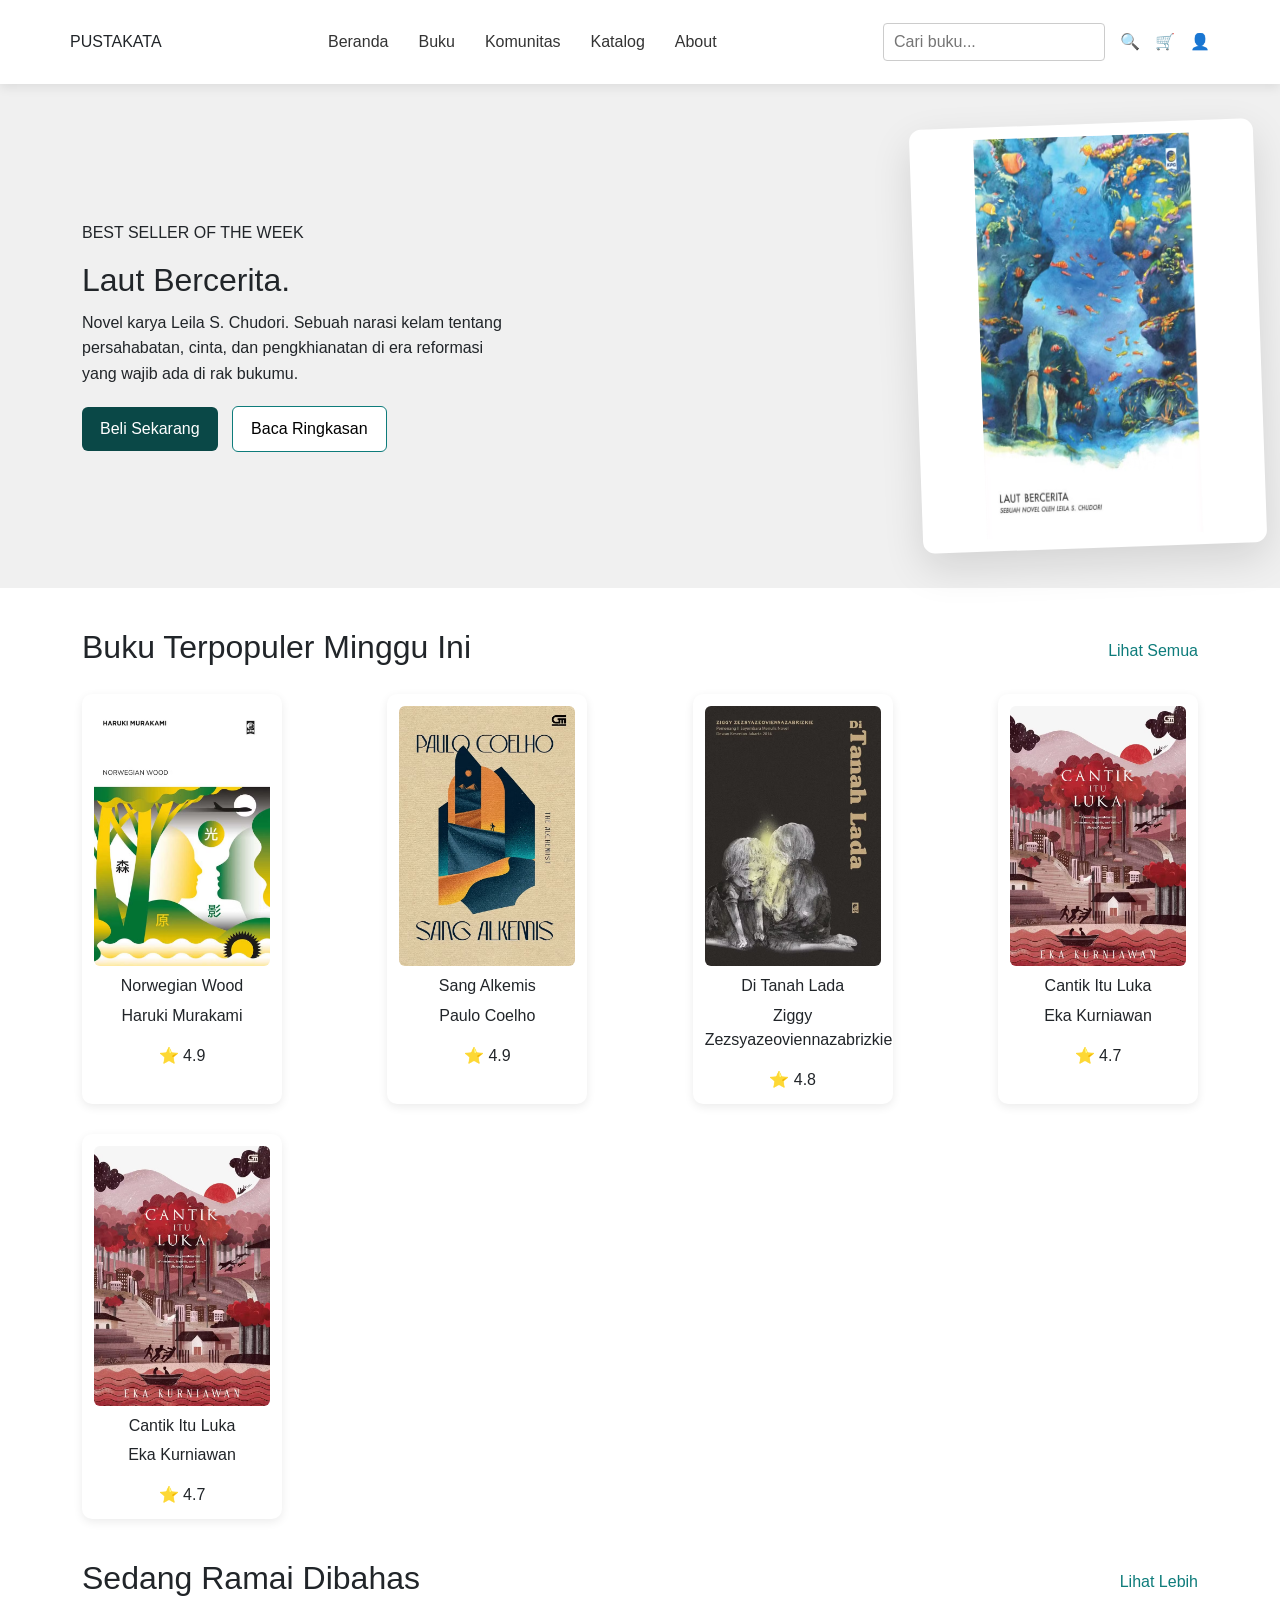
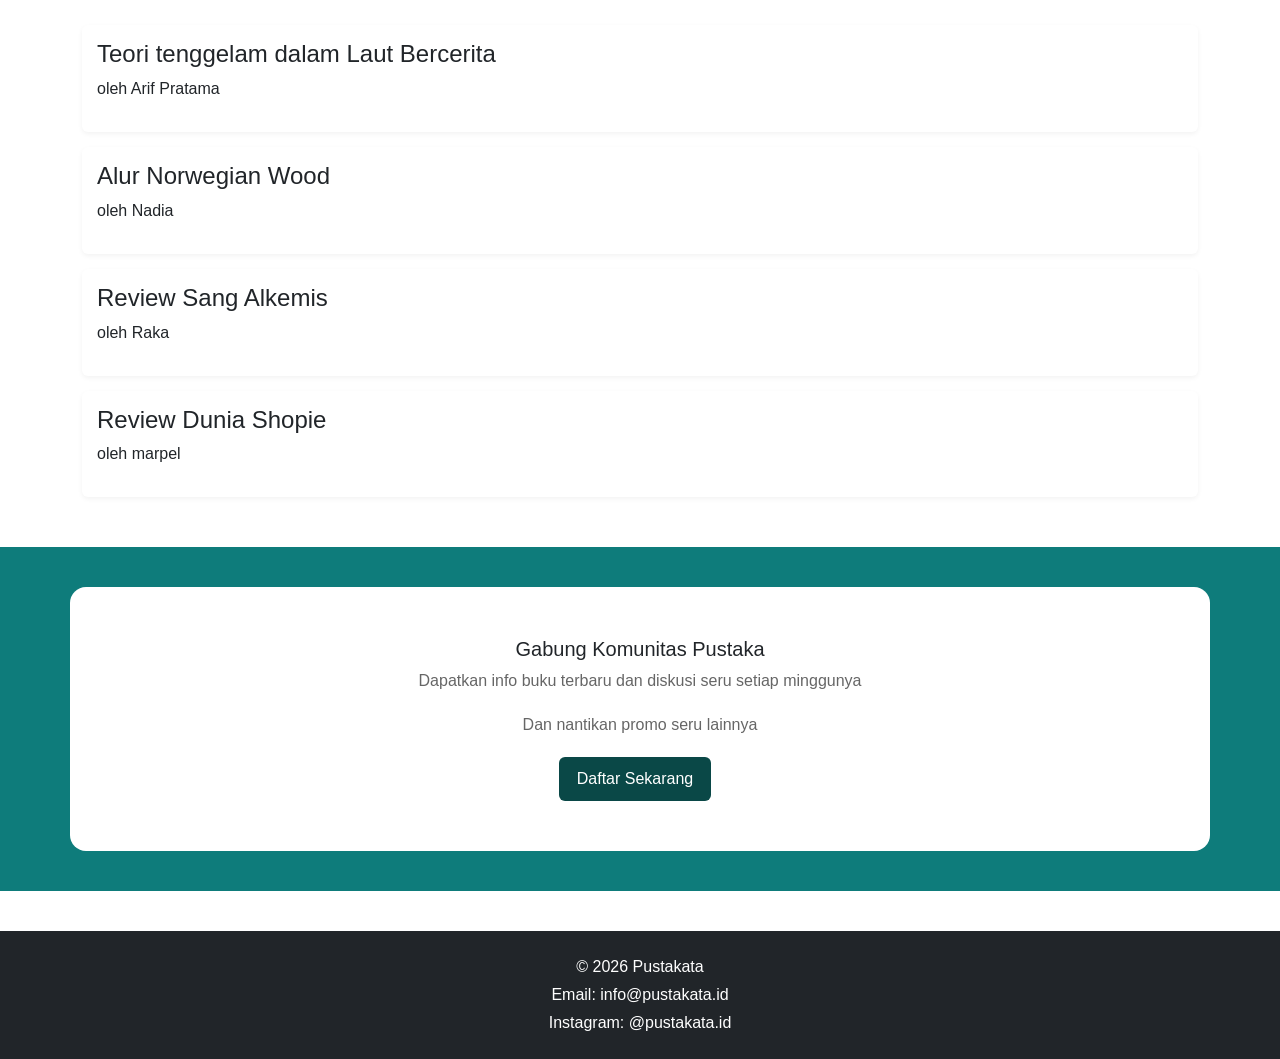
<file: index.html>
<!doctype html>
<html lang="id">
  <head>
    <meta charset="UTF-8" />
    <meta name="viewport" content="width=device-width, initial-scale=1.0" />
    <title>Pustakata</title>
    <link rel="stylesheet" href="style.css" />
    <link
      href="https://cdn.jsdelivr.net/npm/bootstrap@5.3.8/dist/css/bootstrap.min.css"
      rel="stylesheet"
    />
  </head>
  <body>
    <!-- Navbar -->
    <script src="https://cdn.jsdelivr.net/npm/bootstrap@5.3.8/dist/js/bootstrap.bundle.min.js"></script>
    <header class="navbar">
      <div class="container">
        <div class="logo">PUSTAKATA</div>

        <nav class="menu">
          <a href="#">Beranda</a>
          <a href="#">Buku</a>
          <a href="#">Komunitas</a>
          <a href="#">Katalog</a>
          <a href="#">About</a>
        </nav>

        <div class="nav-icons">
          <input type="text" placeholder="Cari buku..." />
          <span>🔍</span>
          <span>🛒</span>
          <span>👤</span>
        </div>
      </div>
    </header>

    <!-- Hero Section -->
    <section class="hero">
      <div class="container hero-content">
        <div class="hero-text">
          <p class="label">BEST SELLER OF THE WEEK</p>
          <h1>Laut Bercerita.</h1>
          <p>
            Novel karya Leila S. Chudori. Sebuah narasi kelam tentang
            persahabatan, cinta, dan pengkhianatan di era reformasi yang wajib
            ada di rak bukumu.
          </p>

          <div class="hero-buttons">
            <button class="btn-primary">Beli Sekarang</button>
            <button class="btn-secondary">Baca Ringkasan</button>
          </div>
        </div>

        <div class="hero-image">
          <div class="hero-book">
            <img src="gambar/lautcerita.jpg" alt="Book Cover" />
          </div>
        </div>
      </div>
    </section>

    <!-- Buku Populer -->
    <section class="popular-books">
      <div class="container">
        <div class="section-header">
          <h2>Buku Terpopuler Minggu Ini</h2>
          <a href="#">Lihat Semua</a>
        </div>

        <div class="book-grid">
          <div class="book-card">
            <img src="gambar/haruki.jpg" alt="" />
            <h3>Norwegian Wood</h3>
            <p>Haruki Murakami</p>
            <span>⭐ 4.9</span>
          </div>

          <div class="book-card">
            <img src="gambar/alkemis.jpg" alt="" />
            <h3>Sang Alkemis</h3>
            <p>Paulo Coelho</p>
            <span>⭐ 4.9</span>
          </div>

          <div class="book-card">
            <img src="gambar/tanahlada.jpg" alt="" />
            <h3>Di Tanah Lada</h3>
            <p>Ziggy Zezsyazeoviennazabrizkie</p>
            <span>⭐ 4.8</span>
          </div>

          <div class="book-card">
            <img src="gambar/cantik.jpg" alt="" />
            <h3>Cantik Itu Luka</h3>
            <p>Eka Kurniawan</p>
            <span>⭐ 4.7</span>
          </div>
          <div class="book-card">
            <img src="gambar/cantik.jpg" alt="" />
            <h3>Cantik Itu Luka</h3>
            <p>Eka Kurniawan</p>
            <span>⭐ 4.7</span>
          </div>
        </div>
      </div>
    </section>

    <!-- Diskusi Komunitas -->
    <section class="discussion">
      <div class="container">
        <div class="section-header">
          <h2>Sedang Ramai Dibahas</h2>
          <a href="#">Lihat Lebih</a>
        </div>

        <div class="discussion-list">
          <div class="discussion-item">
            <h4>Teori tenggelam dalam Laut Bercerita</h4>
            <p>oleh Arif Pratama</p>
          </div>

          <div class="discussion-item">
            <h4>Alur Norwegian Wood</h4>
            <p>oleh Nadia</p>
          </div>

          <div class="discussion-item">
            <h4>Review Sang Alkemis</h4>
            <p>oleh Raka</p>
          </div>
          <div class="discussion-item">
            <h4>Review Dunia Shopie</h4>
            <p>oleh marpel</p>
          </div>
        </div>
      </div>
    </section>

    <!-- CTA Join Komunitas -->
    <section class="cta">
      <div class="container cta-box">
        <h3>Gabung Komunitas Pustaka</h3>
        <p>Dapatkan info buku terbaru dan diskusi seru setiap minggunya</p>
        <p>Dan nantikan promo seru lainnya</p>

        <button class="btn-primary">Daftar Sekarang</button>
      </div>
    </section>

    <!-- Footer -->
    <footer class="footer bg-dark text-white py-4">
      <div class="container text-center">
        <p class="mb-1">© 2026 Pustakata</p>
        <p class="mb-1">
          Email:
          <a href="mailto:info@pustakata.id" class="text-white">
            info@pustakata.id
          </a>
        </p>

        <p class="mb-0">
          Instagram:
          <a href="https://instagram.com/pustakata.id" class="text-white">
            @pustakata.id
          </a>
        </p>
      </div>
    </footer>
  </body>
</html>
</file>
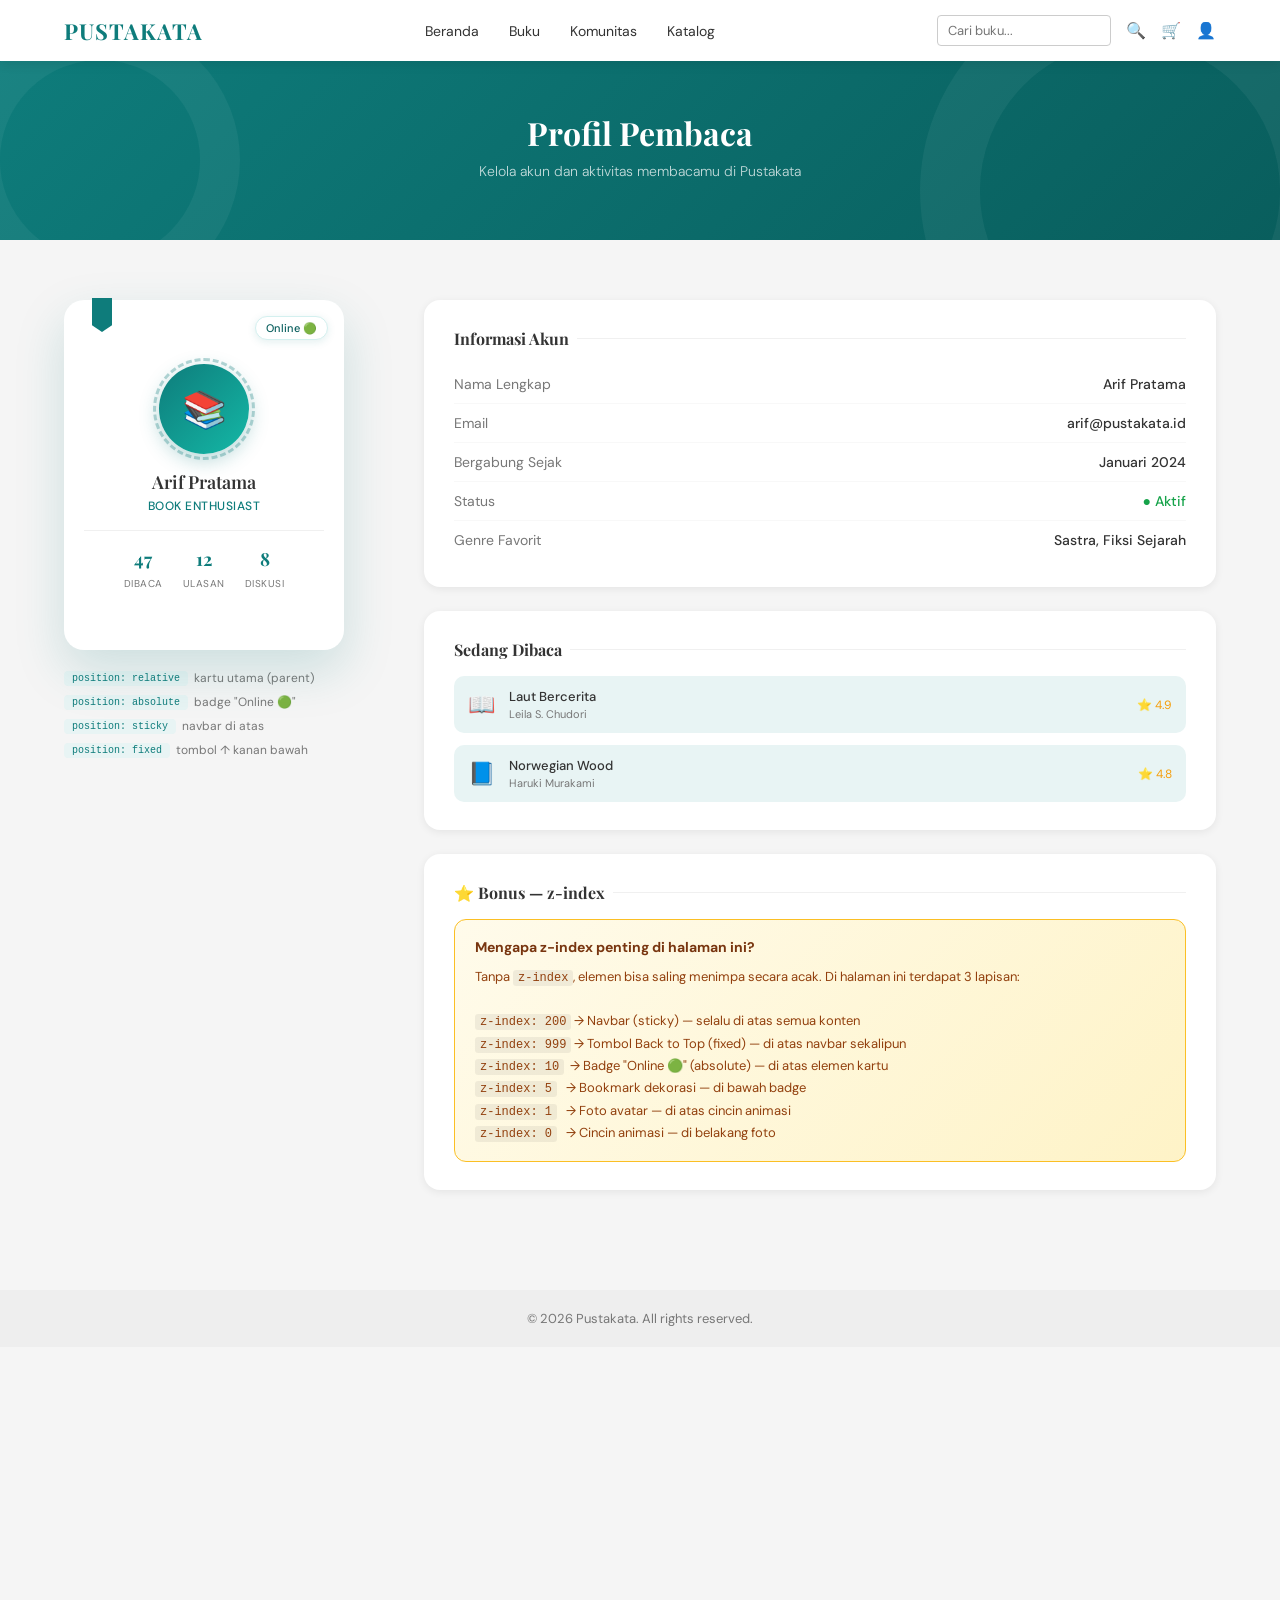
<file: tugas1.html>
<!doctype html>
<html lang="id">
  <head>
    <meta charset="UTF-8" />
    <meta name="viewport" content="width=device-width, initial-scale=1.0" />
    <title>Profil</title>
    <link
      href="https://fonts.googleapis.com/css2?family=Playfair+Display:wght@600;700&family=DM+Sans:wght@300;400;500&display=swap"
      rel="stylesheet"
    />
    <style>
      /* ─── RESET ─────────────────────────────────────── */
      * {
        margin: 0;
        padding: 0;
        box-sizing: border-box;
      }

      :root {
        --teal: #0e7c7b;
        --teal-light: #e8f4f4;
        --teal-dark: #095e5d;
        --bg: #f5f5f5;
        --white: #ffffff;
        --text: #333;
        --muted: #777;
        --shadow-sm: 0 2px 8px rgba(0, 0, 0, 0.07);
        --shadow-md: 0 8px 28px rgba(14, 124, 123, 0.15);
        --shadow-lg: 0 20px 50px rgba(14, 124, 123, 0.18);
      }

      body {
        background: var(--bg);
        color: var(--text);
        font-family: "DM Sans", sans-serif;
        min-height: 200vh; /* biar bisa scroll untuk demo sticky/fixed */
      }

      /* ─── NAVBAR (position: sticky) ─────────────────── */
      .navbar {
        position: sticky; /* ← sticky */
        top: 0;
        z-index: 200; /* ← z-index tinggi agar selalu di atas */
        background: var(--white);
        box-shadow: 0 4px 10px rgba(0, 0, 0, 0.08);
      }

      .navbar .container {
        display: flex;
        align-items: center;
        justify-content: space-between;
        padding: 15px 0;
      }

      .container {
        width: 90%;
        max-width: 1200px;
        margin: auto;
      }

      .logo {
        font-family: "Playfair Display", serif;
        font-size: 22px;
        font-weight: 700;
        color: var(--teal);
        letter-spacing: 1px;
      }

      .menu {
        display: flex;
        gap: 30px;
      }

      .menu a {
        text-decoration: none;
        color: var(--text);
        font-size: 14px;
        font-weight: 400;
        transition: color 0.2s;
      }

      .menu a:hover {
        color: var(--teal);
      }

      .nav-icons {
        display: flex;
        gap: 15px;
        align-items: center;
      }

      .nav-icons input {
        padding: 6px 10px;
        border-radius: 4px;
        border: 1px solid #ccc;
        font-family: "DM Sans", sans-serif;
        font-size: 13px;
      }

      /* ─── PAGE HEADER ─────────────────────────────────── */
      .page-header {
        background: linear-gradient(
          135deg,
          var(--teal) 0%,
          var(--teal-dark) 100%
        );
        padding: 50px 0 60px;
        text-align: center;
        position: relative;
        overflow: hidden;
      }

      .page-header::before {
        content: "";
        position: absolute;
        width: 300px;
        height: 300px;
        border-radius: 50%;
        border: 60px solid rgba(255, 255, 255, 0.05);
        top: -80px;
        right: -60px;
      }

      .page-header::after {
        content: "";
        position: absolute;
        width: 200px;
        height: 200px;
        border-radius: 50%;
        border: 40px solid rgba(255, 255, 255, 0.05);
        bottom: -60px;
        left: -40px;
      }

      .page-header h1 {
        font-family: "Playfair Display", serif;
        font-size: 32px;
        color: var(--white);
        margin-bottom: 8px;
      }

      .page-header p {
        color: rgba(255, 255, 255, 0.75);
        font-size: 14px;
        font-weight: 300;
      }

      /* ─── MAIN LAYOUT ─────────────────────────────────── */
      .main {
        padding: 60px 0 100px;
      }

      .profile-layout {
        display: grid;
        grid-template-columns: 320px 1fr;
        gap: 40px;
        align-items: start;
      }

      /* ─── PROFILE CARD (position: relative) ─────────── */
      .profile-card {
        position: relative; /* ← parent container */
        width: 280px;
        height: 350px;
        background: var(--white);
        border-radius: 20px;
        box-shadow: var(--shadow-lg);
        overflow: visible;
        display: flex;
        flex-direction: column;
        align-items: center;
        justify-content: center;
        padding: 30px 20px 24px;
        transition:
          transform 0.3s ease,
          box-shadow 0.3s ease;
      }

      .profile-card:hover {
        transform: translateY(-6px);
        box-shadow: 0 28px 60px rgba(14, 124, 123, 0.22);
      }

      /* Badge Status (position: absolute) */
      .badge-status {
        position: absolute; /* ← absolute di dalam relative */
        top: 16px;
        right: 16px;
        z-index: 10; /* ← z-index agar badge selalu di depan */
        background: var(--white);
        border: 1.5px solid #d4f0ef;
        color: var(--teal-dark);
        font-size: 11px;
        font-weight: 500;
        padding: 4px 10px;
        border-radius: 20px;
        box-shadow: 0 2px 8px rgba(14, 124, 123, 0.12);
        white-space: nowrap;
      }

      /* Decoration ring di belakang foto */
      .avatar-wrapper {
        position: relative; /* ← relative untuk pseudo-element cincin */
        margin-bottom: 16px;
      }

      .avatar-ring {
        position: absolute; /* ← lingkaran dekoratif */
        top: -6px;
        left: -6px;
        width: calc(100% + 12px);
        height: calc(100% + 12px);
        border-radius: 50%;
        border: 3px dashed rgba(14, 124, 123, 0.3);
        animation: spin 12s linear infinite;
        z-index: 0;
      }

      @keyframes spin {
        to {
          transform: rotate(360deg);
        }
      }

      .avatar {
        position: relative;
        z-index: 1;
        width: 90px;
        height: 90px;
        border-radius: 50%;
        background: linear-gradient(135deg, var(--teal), #14b8a6);
        display: flex;
        align-items: center;
        justify-content: center;
        font-size: 36px;
        box-shadow: 0 6px 20px rgba(14, 124, 123, 0.3);
      }

      .profile-name {
        font-family: "Playfair Display", serif;
        font-size: 18px;
        font-weight: 600;
        color: var(--text);
        margin-bottom: 4px;
        text-align: center;
      }

      .profile-role {
        font-size: 12px;
        color: var(--teal);
        font-weight: 500;
        letter-spacing: 0.5px;
        text-transform: uppercase;
        margin-bottom: 16px;
        text-align: center;
      }

      .profile-stats {
        display: flex;
        gap: 20px;
        border-top: 1px solid #f0f0f0;
        padding-top: 16px;
        width: 100%;
        justify-content: center;
      }

      .stat {
        text-align: center;
      }

      .stat-number {
        font-family: "Playfair Display", serif;
        font-size: 18px;
        font-weight: 700;
        color: var(--teal);
        display: block;
      }

      .stat-label {
        font-size: 10px;
        color: var(--muted);
        text-transform: uppercase;
        letter-spacing: 0.5px;
      }

      /* Bookmark decoration di pojok kiri atas kartu */
      .card-bookmark {
        position: absolute; /* ← absolute */
        top: -2px;
        left: 28px;
        z-index: 5;
        width: 20px;
        height: 34px;
        background: var(--teal);
        clip-path: polygon(0 0, 100% 0, 100% 80%, 50% 100%, 0 80%);
      }

      /* ─── DETAIL PANEL ─────────────────────────────────── */
      .detail-panel {
        display: flex;
        flex-direction: column;
        gap: 24px;
      }

      .panel-section {
        background: var(--white);
        border-radius: 16px;
        padding: 28px 30px;
        box-shadow: var(--shadow-sm);
      }

      .panel-section h3 {
        font-family: "Playfair Display", serif;
        font-size: 16px;
        color: var(--text);
        margin-bottom: 16px;
        display: flex;
        align-items: center;
        gap: 8px;
      }

      .panel-section h3::after {
        content: "";
        flex: 1;
        height: 1px;
        background: #f0f0f0;
      }

      .info-row {
        display: flex;
        justify-content: space-between;
        padding: 10px 0;
        border-bottom: 1px solid #f8f8f8;
        font-size: 14px;
      }

      .info-row:last-child {
        border-bottom: none;
      }

      .info-label {
        color: var(--muted);
        font-weight: 400;
      }

      .info-value {
        color: var(--text);
        font-weight: 500;
        text-align: right;
      }

      .book-list {
        display: flex;
        flex-direction: column;
        gap: 12px;
      }

      .book-item {
        display: flex;
        align-items: center;
        gap: 14px;
        padding: 12px 14px;
        background: var(--teal-light);
        border-radius: 10px;
        transition: background 0.2s;
      }

      .book-item:hover {
        background: #d0eeee;
      }

      .book-icon {
        font-size: 22px;
        flex-shrink: 0;
      }

      .book-info {
        flex: 1;
      }

      .book-title {
        font-size: 13px;
        font-weight: 500;
        color: var(--text);
      }

      .book-author {
        font-size: 11px;
        color: var(--muted);
        margin-top: 2px;
      }

      .book-rating {
        font-size: 12px;
        color: #f59e0b;
      }

      /* CSS Position Label */
      .css-label {
        font-size: 10px;
        font-weight: 500;
        color: var(--teal);
        background: var(--teal-light);
        padding: 2px 8px;
        border-radius: 4px;
        font-family: "Courier New", monospace;
      }

      .css-note {
        margin-top: 6px;
        font-size: 11px;
        color: var(--muted);
        font-style: italic;
        padding: 8px 12px;
        background: #fffbeb;
        border-left: 3px solid #f59e0b;
        border-radius: 4px;
      }

      /* ─── BACK TO TOP (position: fixed) ─────────────── */
      .back-to-top {
        position: fixed; /* ← fixed */
        bottom: 30px;
        right: 30px;
        z-index: 999; /* ← z-index paling tinggi */
        width: 48px;
        height: 48px;
        background: var(--teal);
        color: white;
        border: none;
        border-radius: 50%;
        font-size: 20px;
        cursor: pointer;
        box-shadow: 0 6px 20px rgba(14, 124, 123, 0.4);
        display: flex;
        align-items: center;
        justify-content: center;
        transition:
          transform 0.2s,
          background 0.2s;
        opacity: 0;
        pointer-events: none;
        transition:
          opacity 0.3s,
          transform 0.2s;
      }

      .back-to-top.visible {
        opacity: 1;
        pointer-events: all;
      }

      .back-to-top:hover {
        background: var(--teal-dark);
        transform: translateY(-3px);
      }

      /* ─── FOOTER ─────────────────────────────────────── */
      .footer {
        text-align: center;
        padding: 20px;
        background: #eee;
        font-size: 13px;
        color: var(--muted);
      }

      /* ─── Z-INDEX DEMO CALLOUT ───────────────────────── */
      .zindex-callout {
        background: linear-gradient(135deg, #fffbeb, #fef3c7);
        border: 1px solid #fbbf24;
        border-radius: 12px;
        padding: 16px 20px;
        font-size: 13px;
        line-height: 1.7;
        color: #92400e;
      }

      .zindex-callout strong {
        display: block;
        font-size: 14px;
        margin-bottom: 6px;
        color: #78350f;
      }

      code {
        background: rgba(0, 0, 0, 0.06);
        padding: 1px 5px;
        border-radius: 3px;
        font-family: "Courier New", monospace;
        font-size: 12px;
      }
    </style>
  </head>
  <body>
    <!-- ★ NAVBAR — position: sticky; z-index: 200 -->
    <header class="navbar">
      <div class="container">
        <div class="logo">PUSTAKATA</div>
        <nav class="menu">
          <a href="#">Beranda</a>
          <a href="#">Buku</a>
          <a href="#">Komunitas</a>
          <a href="#">Katalog</a>
        </nav>
        <div class="nav-icons">
          <input type="text" placeholder="Cari buku..." />
          <span>🔍</span>
          <span>🛒</span>
          <span>👤</span>
        </div>
      </div>
    </header>

    <!-- PAGE HEADER -->
    <div class="page-header">
      <h1>Profil Pembaca</h1>
      <p>Kelola akun dan aktivitas membacamu di Pustakata</p>
    </div>

    <!-- MAIN CONTENT -->
    <main class="main">
      <div class="container">
        <div class="profile-layout">
          <!-- LEFT: PROFILE CARD -->
          <div>
            <!-- ★ PROFILE CARD — position: relative (parent) -->
            <div class="profile-card">
              <!-- Dekorasi bookmark atas kiri — position: absolute -->
              <div class="card-bookmark"></div>

              <!-- ★ BADGE STATUS — position: absolute; z-index: 10 -->
              <div class="badge-status">Online 🟢</div>

              <!-- Avatar dengan lingkaran animasi -->
              <div class="avatar-wrapper">
                <div class="avatar-ring"></div>
                <div class="avatar">📚</div>
              </div>

              <div class="profile-name">Arif Pratama</div>
              <div class="profile-role">Book Enthusiast</div>

              <div class="profile-stats">
                <div class="stat">
                  <span class="stat-number">47</span>
                  <span class="stat-label">Dibaca</span>
                </div>
                <div class="stat">
                  <span class="stat-number">12</span>
                  <span class="stat-label">Ulasan</span>
                </div>
                <div class="stat">
                  <span class="stat-number">8</span>
                  <span class="stat-label">Diskusi</span>
                </div>
              </div>
            </div>

            <!-- CSS Position Notes untuk elemen di atas -->
            <div
              style="
                margin-top: 20px;
                display: flex;
                flex-direction: column;
                gap: 8px;
              "
            >
              <p
                style="
                  font-size: 12px;
                  color: var(--muted);
                  display: flex;
                  align-items: center;
                  gap: 6px;
                "
              >
                <span class="css-label">position: relative</span> kartu utama
                (parent)
              </p>
              <p
                style="
                  font-size: 12px;
                  color: var(--muted);
                  display: flex;
                  align-items: center;
                  gap: 6px;
                "
              >
                <span class="css-label">position: absolute</span> badge "Online
                🟢"
              </p>
              <p
                style="
                  font-size: 12px;
                  color: var(--muted);
                  display: flex;
                  align-items: center;
                  gap: 6px;
                "
              >
                <span class="css-label">position: sticky</span> navbar di atas
              </p>
              <p
                style="
                  font-size: 12px;
                  color: var(--muted);
                  display: flex;
                  align-items: center;
                  gap: 6px;
                "
              >
                <span class="css-label">position: fixed</span> tombol ↑ kanan
                bawah
              </p>
            </div>
          </div>

          <!-- RIGHT: DETAIL PANELS -->
          <div class="detail-panel">
            <!-- Info Akun -->
            <div class="panel-section">
              <h3>Informasi Akun</h3>
              <div class="info-row">
                <span class="info-label">Nama Lengkap</span>
                <span class="info-value">Arif Pratama</span>
              </div>
              <div class="info-row">
                <span class="info-label">Email</span>
                <span class="info-value">arif@pustakata.id</span>
              </div>
              <div class="info-row">
                <span class="info-label">Bergabung Sejak</span>
                <span class="info-value">Januari 2024</span>
              </div>
              <div class="info-row">
                <span class="info-label">Status</span>
                <span class="info-value" style="color: #16a34a">● Aktif</span>
              </div>
              <div class="info-row">
                <span class="info-label">Genre Favorit</span>
                <span class="info-value">Sastra, Fiksi Sejarah</span>
              </div>
            </div>

            <!-- Buku Sedang Dibaca -->
            <div class="panel-section">
              <h3>Sedang Dibaca</h3>
              <div class="book-list">
                <div class="book-item">
                  <div class="book-icon">📖</div>
                  <div class="book-info">
                    <div class="book-title">Laut Bercerita</div>
                    <div class="book-author">Leila S. Chudori</div>
                  </div>
                  <span class="book-rating">⭐ 4.9</span>
                </div>
                <div class="book-item">
                  <div class="book-icon">📘</div>
                  <div class="book-info">
                    <div class="book-title">Norwegian Wood</div>
                    <div class="book-author">Haruki Murakami</div>
                  </div>
                  <span class="book-rating">⭐ 4.8</span>
                </div>
              </div>
            </div>

            <!-- ★ BONUS: Penjelasan z-index -->
            <div class="panel-section">
              <h3>⭐ Bonus — z-index</h3>
              <div class="zindex-callout">
                <strong>Mengapa z-index penting di halaman ini?</strong>
                Tanpa <code>z-index</code>, elemen bisa saling menimpa secara
                acak. Di halaman ini terdapat 3 lapisan:<br /><br />
                <code>z-index: 200</code> → Navbar (sticky) — selalu di atas
                semua konten<br />
                <code>z-index: 999</code> → Tombol Back to Top (fixed) — di atas
                navbar sekalipun<br />
                <code>z-index: 10</code> &nbsp;→ Badge "Online 🟢" (absolute) —
                di atas elemen kartu<br />
                <code>z-index: 5</code> &nbsp;&nbsp;→ Bookmark dekorasi — di
                bawah badge<br />
                <code>z-index: 1</code> &nbsp;&nbsp;→ Foto avatar — di atas
                cincin animasi<br />
                <code>z-index: 0</code> &nbsp;&nbsp;→ Cincin animasi — di
                belakang foto
              </div>
            </div>
          </div>
        </div>
      </div>
    </main>

    <!-- FOOTER -->
    <footer class="footer">
      <p>© 2026 Pustakata. All rights reserved.</p>
    </footer>

    <!-- ★ BACK TO TOP — position: fixed; z-index: 999 -->
    <button
      class="back-to-top"
      id="backToTop"
      onclick="window.scrollTo({ top: 0, behavior: 'smooth' })"
    >
      ↑
    </button>

    <script>
      // Tampilkan tombol Back to Top saat scroll ke bawah
      const btn = document.getElementById("backToTop");
      window.addEventListener("scroll", () => {
        if (window.scrollY > 200) {
          btn.classList.add("visible");
        } else {
          btn.classList.remove("visible");
        }
      });
    </script>
  </body>
</html>
</file>
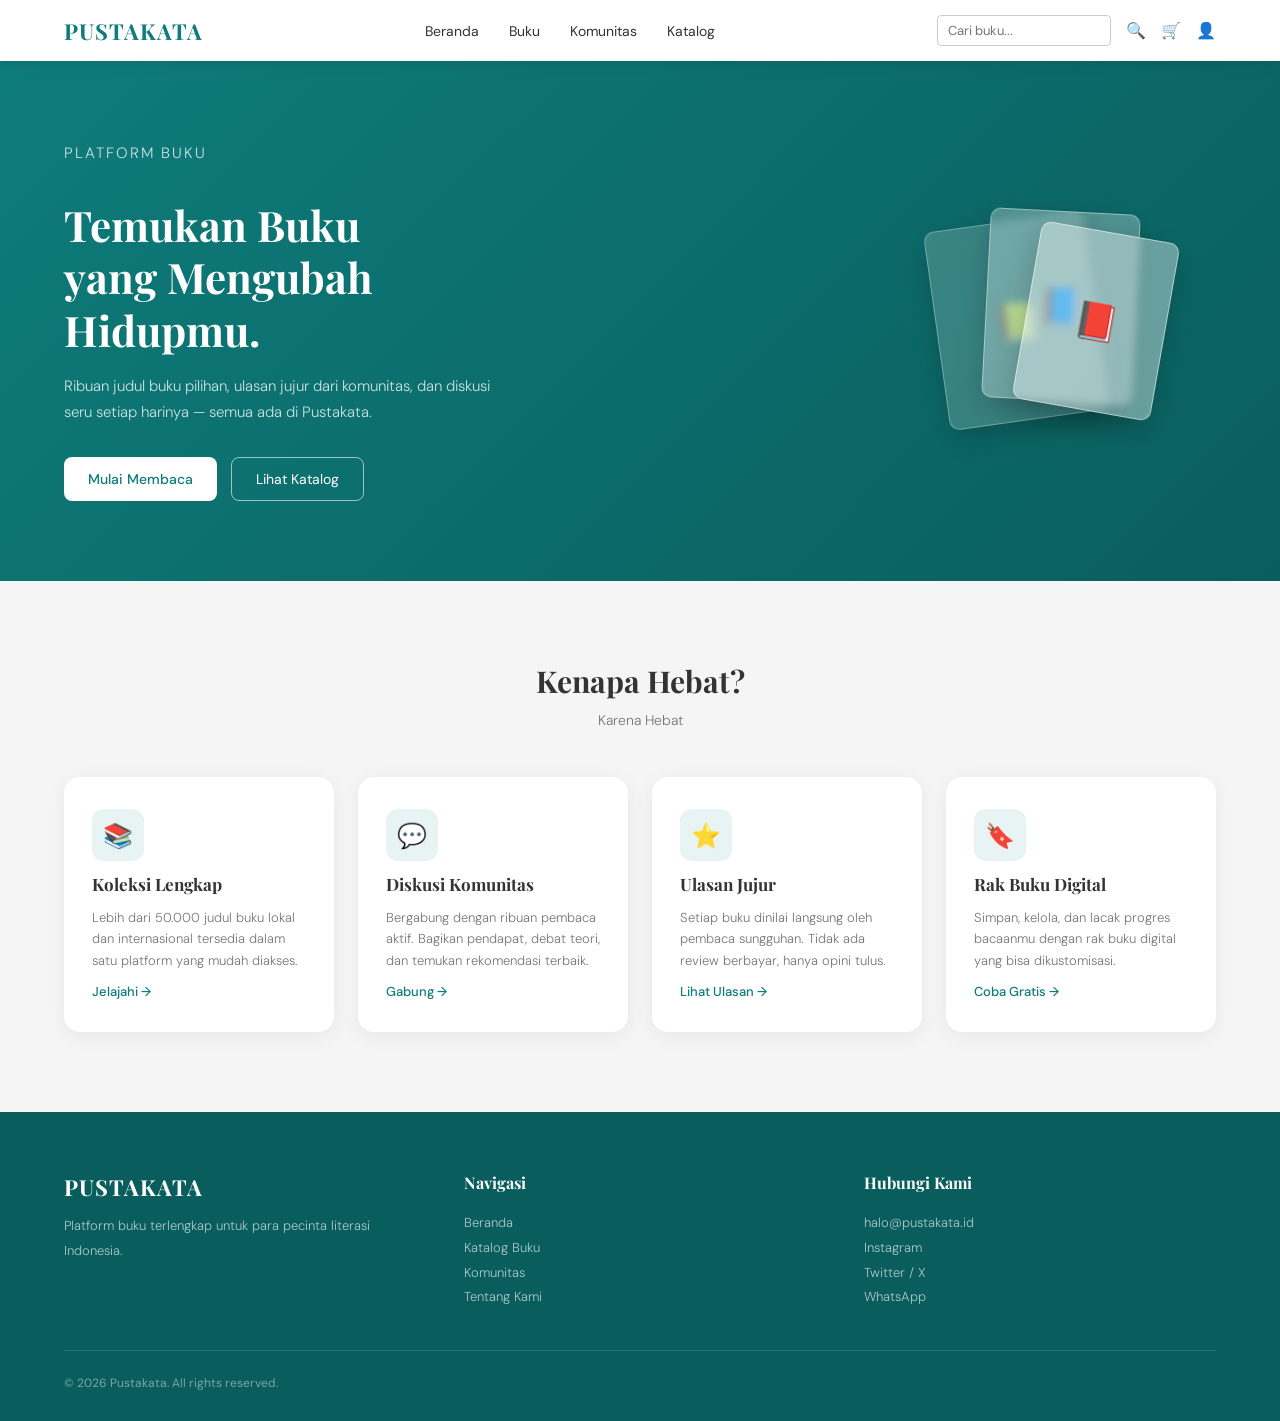
<file: tugas_2.html>
<!doctype html>
<html lang="id">
  <head>
    <meta charset="UTF-8" />
    <meta name="viewport" content="width=device-width, initial-scale=1.0" />
    <title>Pustakata Landing Page</title>
    <link
      href="https://fonts.googleapis.com/css2?family=Playfair+Display:wght@600;700&family=DM+Sans:wght@300;400;500&display=swap"
      rel="stylesheet"
    />
    <style>
      * {
        margin: 0;
        padding: 0;
        box-sizing: border-box;
      }

      :root {
        --teal: #0e7c7b;
        --teal-light: #e8f4f4;
        --teal-dark: #095e5d;
        --bg: #f5f5f5;
        --white: #ffffff;
        --text: #333;
        --muted: #777;
      }

      body {
        font-family: "DM Sans", sans-serif;
        background: var(--bg);
        color: var(--text);
      }

      .container {
        width: 90%;
        max-width: 1200px;
        margin: auto;
      }

      .navbar {
        position: sticky;
        top: 0;
        z-index: 200;
        background: var(--white);
        box-shadow: 0 4px 10px rgba(0, 0, 0, 0.08);
      }

      .navbar .container {
        display: flex;
        align-items: center;
        justify-content: space-between;
        padding: 15px 0;
      }

      .logo {
        font-family: "Playfair Display", serif;
        font-size: 22px;
        font-weight: 700;
        color: var(--teal);
        letter-spacing: 1px;
      }

      .menu {
        display: flex;
        gap: 30px;
      }
      .menu a {
        text-decoration: none;
        color: var(--text);
        font-size: 14px;
        transition: color 0.2s;
      }
      .menu a:hover {
        color: var(--teal);
      }
      .nav-icons {
        display: flex;
        gap: 15px;
        align-items: center;
      }
      .nav-icons input {
        padding: 6px 10px;
        border-radius: 4px;
        border: 1px solid #ccc;
        font-family: "DM Sans", sans-serif;
        font-size: 13px;
      }

      .hero {
        background: linear-gradient(
          135deg,
          var(--teal) 0%,
          var(--teal-dark) 100%
        );
        padding: 80px 0;
        overflow: hidden;
      }

      .hero .inner {
        width: 90%;
        max-width: 1200px;
        margin: auto;

        display: flex;
        justify-content: space-between;
        align-items: center;
        gap: 60px;
      }

      .hero-text {
        flex: 1;
      }

      .hero-label {
        font-size: 11px;
        font-weight: 500;
        letter-spacing: 2px;
        text-transform: uppercase;
        color: rgba(255, 255, 255, 0.7);
        margin-bottom: 14px;
      }

      .hero-text h1 {
        font-family: "Playfair Display", serif;
        font-size: 42px;
        color: var(--white);
        line-height: 1.25;
        margin-bottom: 18px;
      }

      .hero-text p {
        color: rgba(255, 255, 255, 0.78);
        font-size: 15px;
        line-height: 1.7;
        max-width: 440px;
        font-weight: 300;
        margin-bottom: 32px;
      }

      .hero-buttons {
        display: flex;
        gap: 14px;
        flex-wrap: wrap;
      }

      .btn-primary {
        background: var(--white);
        color: var(--teal);
        border: none;
        padding: 12px 24px;
        border-radius: 8px;
        font-family: "DM Sans", sans-serif;
        font-size: 14px;
        font-weight: 500;
        cursor: pointer;
        transition:
          transform 0.2s,
          box-shadow 0.2s;
      }
      .btn-primary:hover {
        transform: translateY(-2px);
        box-shadow: 0 6px 20px rgba(0, 0, 0, 0.15);
      }

      .btn-secondary {
        background: transparent;
        color: var(--white);
        border: 1.5px solid rgba(255, 255, 255, 0.6);
        padding: 12px 24px;
        border-radius: 8px;
        font-family: "DM Sans", sans-serif;
        font-size: 14px;
        cursor: pointer;
        transition:
          border-color 0.2s,
          background 0.2s;
      }
      .btn-secondary:hover {
        border-color: white;
        background: rgba(255, 255, 255, 0.1);
      }

      .hero-illustration {
        flex: 0 0 340px;

        display: flex;
        justify-content: center;
        align-items: center;
      }

      .book-stack {
        position: relative;
        width: 260px;
        height: 260px;
      }

      .book-stack .b {
        position: absolute;
        border-radius: 10px;
        display: flex;
        align-items: center;
        justify-content: center;
        font-size: 36px;
        box-shadow: 0 10px 30px rgba(0, 0, 0, 0.2);
      }

      .b1 {
        width: 160px;
        height: 200px;
        background: rgba(255, 255, 255, 0.18);
        border: 1px solid rgba(255, 255, 255, 0.3);
        top: 30px;
        left: 20px;
        transform: rotate(-8deg);
        backdrop-filter: blur(4px);
      }
      .b2 {
        width: 150px;
        height: 190px;
        background: rgba(255, 255, 255, 0.28);
        border: 1px solid rgba(255, 255, 255, 0.4);
        top: 20px;
        left: 70px;
        transform: rotate(3deg);
        backdrop-filter: blur(4px);
      }
      .b3 {
        width: 140px;
        height: 180px;
        background: rgba(255, 255, 255, 0.38);
        border: 1px solid rgba(255, 255, 255, 0.5);
        top: 40px;
        left: 110px;
        transform: rotate(10deg);
        backdrop-filter: blur(4px);
      }

      .features {
        padding: 80px 0;
      }

      .section-header {
        text-align: center;
        margin-bottom: 48px;
      }

      .section-header h2 {
        font-family: "Playfair Display", serif;
        font-size: 30px;
        color: var(--text);
        margin-bottom: 10px;
      }

      .section-header p {
        color: var(--muted);
        font-size: 14px;
        font-weight: 300;
      }

      .card-grid {
        width: 90%;
        max-width: 1200px;
        margin: auto;

        display: flex;
        flex-wrap: wrap;
        gap: 24px;
        justify-content: center;
      }

      .card {
        flex: 1 1 260px;
        max-width: 320px;
        background: var(--white);
        border-radius: 16px;
        padding: 32px 28px;
        box-shadow: 0 4px 20px rgba(0, 0, 0, 0.06);
        transition:
          transform 0.3s,
          box-shadow 0.3s;

        display: flex;
        flex-direction: column;
        gap: 12px;
      }

      .card:hover {
        transform: translateY(-5px);
        box-shadow: 0 12px 36px rgba(14, 124, 123, 0.14);
      }

      .card-icon {
        width: 52px;
        height: 52px;
        background: var(--teal-light);
        border-radius: 12px;
        display: flex;
        align-items: center;
        justify-content: center;
        font-size: 24px;
      }

      .card h3 {
        font-family: "Playfair Display", serif;
        font-size: 17px;
        color: var(--text);
      }

      .card p {
        font-size: 13px;
        color: var(--muted);
        line-height: 1.65;
        font-weight: 300;
        flex: 1;
      }

      .card-link {
        font-size: 13px;
        color: var(--teal);
        font-weight: 500;
        text-decoration: none;
        display: flex;
        align-items: center;
        gap: 4px;
        transition: gap 0.2s;
      }
      .card-link:hover {
        gap: 8px;
      }

      .footer {
        background: var(--teal-dark);
        padding: 60px 0 30px;
      }

      .footer-grid {
        width: 90%;
        max-width: 1200px;
        margin: auto;

        display: flex;
        gap: 48px;
        justify-content: space-between;
        flex-wrap: wrap;
        margin-bottom: 40px;
      }

      .footer-col {
        flex: 1 1 200px;
      }

      .footer-col h4 {
        font-family: "Playfair Display", serif;
        font-size: 16px;
        color: var(--white);
        margin-bottom: 18px;
      }

      .footer-col p,
      .footer-col a {
        font-size: 13px;
        color: rgba(255, 255, 255, 0.65);
        line-height: 1.9;
        text-decoration: none;
        display: block;
        font-weight: 300;
        transition: color 0.2s;
      }
      .footer-col a:hover {
        color: var(--white);
      }

      .footer-logo {
        font-family: "Playfair Display", serif;
        font-size: 22px;
        font-weight: 700;
        color: var(--white);
        letter-spacing: 1px;
        margin-bottom: 12px;
      }

      .footer-bottom {
        width: 90%;
        max-width: 1200px;
        margin: auto;

        display: flex;
        justify-content: space-between;
        align-items: center;
        padding-top: 24px;
        border-top: 1px solid rgba(255, 255, 255, 0.12);
        font-size: 12px;
        color: rgba(255, 255, 255, 0.45);
        flex-wrap: wrap;
        gap: 8px;
      }

      @media (max-width: 768px) {
        .hero .inner {
          flex-direction: column;
          text-align: center;
          gap: 40px;
        }
        .hero-text p {
          max-width: 100%;
        }
        .hero-buttons {
          justify-content: center;
        }
        .hero-illustration {
          flex: none;
        }

        .nav-menu li:not(:last-child) {
          display: none;
        }

        .card {
          flex: 1 1 100%;
          max-width: 100%;
        }

        .footer-grid {
          flex-direction: column;
          gap: 32px;
        }
        .footer-bottom {
          flex-direction: column;
          text-align: center;
        }

        .hero-text h1 {
          font-size: 30px;
        }
      }
    </style>
  </head>
  <body>
    <header class="navbar">
      <div class="container">
        <div class="logo">PUSTAKATA</div>
        <nav class="menu">
          <a href="#">Beranda</a>
          <a href="#">Buku</a>
          <a href="#">Komunitas</a>
          <a href="#">Katalog</a>
        </nav>
        <div class="nav-icons">
          <input type="text" placeholder="Cari buku..." />
          <span>🔍</span>
          <span>🛒</span>
          <span>👤</span>
        </div>
      </div>
    </header>

    <section class="hero">
      <div class="inner">
        <div class="hero-text">
          <p class="hero-label">Platform Buku</p>
          <h1>Temukan Buku<br />yang Mengubah<br />Hidupmu.</h1>
          <p>
            Ribuan judul buku pilihan, ulasan jujur dari komunitas, dan diskusi
            seru setiap harinya — semua ada di Pustakata.
          </p>
          <div class="hero-buttons">
            <button class="btn-primary">Mulai Membaca</button>
            <button class="btn-secondary">Lihat Katalog</button>
          </div>
        </div>

        <div class="hero-illustration">
          <div class="book-stack">
            <div class="b b1">📗</div>
            <div class="b b2">📘</div>
            <div class="b b3">📕</div>
          </div>
        </div>
      </div>
    </section>

    <section class="features">
      <div class="section-header">
        <h2>Kenapa Hebat?</h2>
        <p>Karena Hebat</p>
      </div>

      <div class="card-grid">
        <div class="card">
          <div class="card-icon">📚</div>
          <h3>Koleksi Lengkap</h3>
          <p>
            Lebih dari 50.000 judul buku lokal dan internasional tersedia dalam
            satu platform yang mudah diakses.
          </p>
          <a href="#" class="card-link">Jelajahi →</a>
        </div>

        <div class="card">
          <div class="card-icon">💬</div>
          <h3>Diskusi Komunitas</h3>
          <p>
            Bergabung dengan ribuan pembaca aktif. Bagikan pendapat, debat
            teori, dan temukan rekomendasi terbaik.
          </p>
          <a href="#" class="card-link">Gabung →</a>
        </div>

        <div class="card">
          <div class="card-icon">⭐</div>
          <h3>Ulasan Jujur</h3>
          <p>
            Setiap buku dinilai langsung oleh pembaca sungguhan. Tidak ada
            review berbayar, hanya opini tulus.
          </p>
          <a href="#" class="card-link">Lihat Ulasan →</a>
        </div>

        <div class="card">
          <div class="card-icon">🔖</div>
          <h3>Rak Buku Digital</h3>
          <p>
            Simpan, kelola, dan lacak progres bacaanmu dengan rak buku digital
            yang bisa dikustomisasi.
          </p>
          <a href="#" class="card-link">Coba Gratis →</a>
        </div>
      </div>
    </section>

    <footer class="footer">
      <div class="footer-grid">
        <div class="footer-col">
          <div class="footer-logo">PUSTAKATA</div>
          <p>Platform buku terlengkap untuk para pecinta literasi Indonesia.</p>
        </div>

        <div class="footer-col">
          <h4>Navigasi</h4>
          <a href="#">Beranda</a>
          <a href="#">Katalog Buku</a>
          <a href="#">Komunitas</a>
          <a href="#">Tentang Kami</a>
        </div>

        <div class="footer-col">
          <h4>Hubungi Kami</h4>
          <a href="#">halo@pustakata.id</a>
          <a href="#">Instagram</a>
          <a href="#">Twitter / X</a>
          <a href="#">WhatsApp</a>
        </div>
      </div>

      <div class="footer-bottom">
        <span>© 2026 Pustakata. All rights reserved.</span>
      </div>
    </footer>
  </body>
</html>
</file>
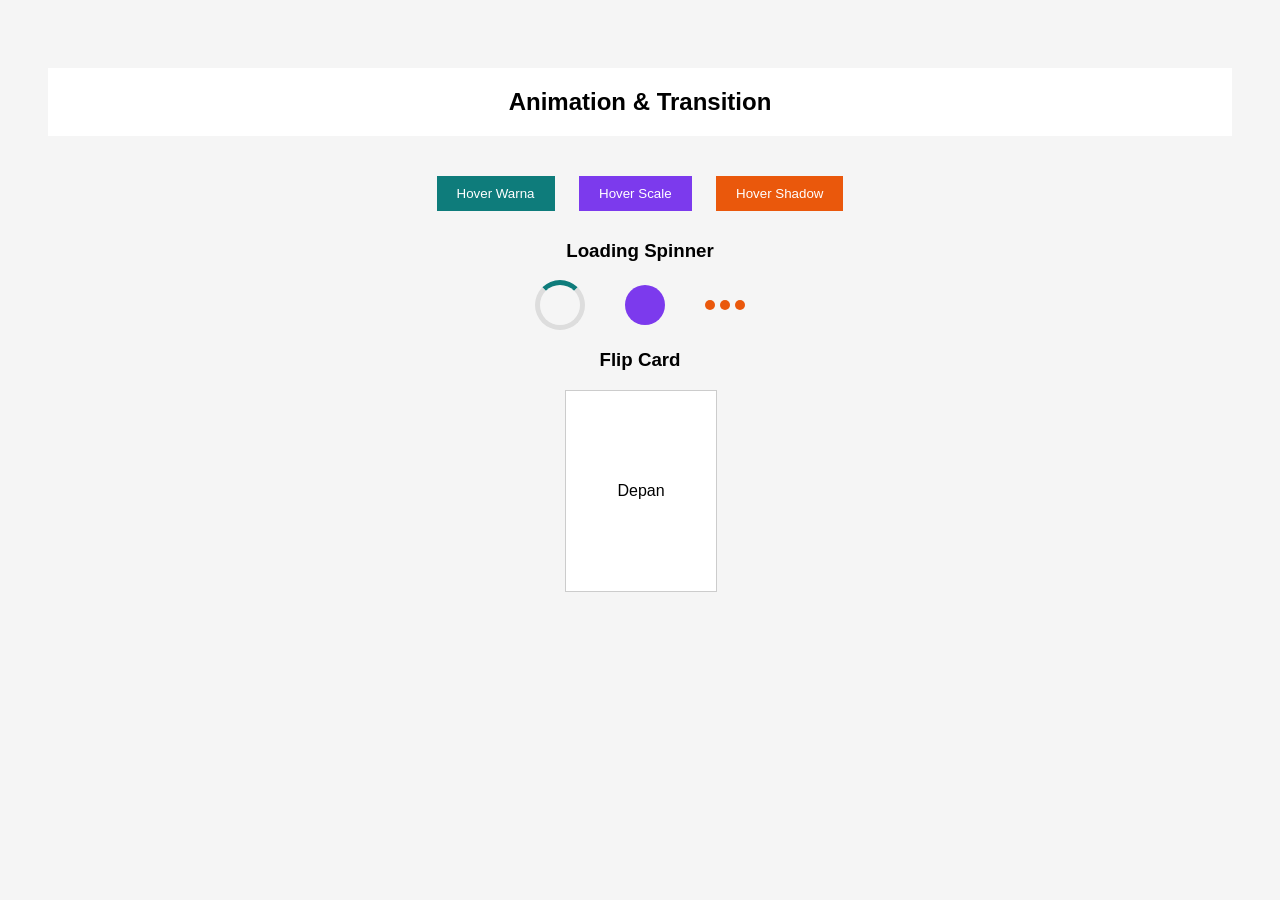
<file: tugas_3.html>
<!doctype html>
<html lang="id">
  <head>
    <meta charset="UTF-8" />
    <title>Animation & Transition</title>

    <style>
      :root {
        --primary: #0e7c7b;
        --secondary: #7c3aed;
        --accent: #ea580c;
        --bg: #f5f5f5;
        --white: #ffffff;
      }

      body {
        font-family: Arial;
        background: var(--bg);
        text-align: center;
        padding: 40px;
      }

      @keyframes fade {
        from {
          opacity: 0;
        }
        to {
          opacity: 1;
        }
      }

      .fade-box {
        animation: fade 1s;
        background: var(--white);
        padding: 20px;
        margin-bottom: 30px;
      }

      button {
        padding: 10px 20px;
        border: none;
        margin: 10px;
        color: white;
        cursor: pointer;
      }

      .btn1 {
        background: var(--primary);
        transition: background 0.3s;
      }
      .btn1:hover {
        background: #095e5d;
      }

      .btn2 {
        background: var(--secondary);
        transition: transform 0.3s;
      }
      .btn2:hover {
        transform: scale(1.2);
      }

      .btn3 {
        background: var(--accent);
        transition: box-shadow 0.3s;
      }
      .btn3:hover {
        box-shadow: 0 0 20px rgba(0, 0, 0, 0.4);
      }

      .spinner-row {
        display: flex;
        justify-content: center;
        align-items: center;
        gap: 40px;
      }

      @keyframes spin {
        to {
          transform: rotate(360deg);
        }
      }

      .spinner {
        width: 40px;
        height: 40px;
        border: 5px solid #ddd;
        border-top: 5px solid var(--primary);
        border-radius: 50%;
        animation: spin 1s linear infinite;
      }

      @keyframes pulse {
        0% {
          transform: scale(1);
        }
        50% {
          transform: scale(1.4);
        }
        100% {
          transform: scale(1);
        }
      }

      .spinner2 {
        width: 40px;
        height: 40px;
        background: var(--secondary);
        border-radius: 50%;
        animation: pulse 1s infinite;
      }

      @keyframes bounce {
        0%,
        100% {
          transform: translateY(0);
        }
        50% {
          transform: translateY(-10px);
        }
      }

      .dots {
        display: flex;
        justify-content: center;
        gap: 5px;
      }

      .dot {
        width: 10px;
        height: 10px;
        background: var(--accent);
        border-radius: 50%;
        animation: bounce 1s infinite;
      }

      .dot:nth-child(2) {
        animation-delay: 0.2s;
      }

      .dot:nth-child(3) {
        animation-delay: 0.4s;
      }
      /* BONUS FLIP CARD */
      .card {
        width: 150px;
        height: 200px;
        margin: auto;
        perspective: 800px;
      }

      .inner {
        width: 100%;
        height: 100%;
        position: relative;
        transition: transform 0.6s;
        transform-style: preserve-3d;
      }

      .card:hover .inner {
        transform: rotateY(180deg);
      }

      .front,
      .back {
        position: absolute;
        width: 100%;
        height: 100%;
        display: flex;
        align-items: center;
        justify-content: center;
        backface-visibility: hidden;
        background: white;
        border: 1px solid #ccc;
      }

      .back {
        transform: rotateY(180deg);
        background: var(--primary);
        color: white;
      }
    </style>
  </head>

  <body>
    <h2 class="fade-box">Animation & Transition</h2>

    <button class="btn1">Hover Warna</button>
    <button class="btn2">Hover Scale</button>
    <button class="btn3">Hover Shadow</button>

    <h3>Loading Spinner</h3>

    <div class="spinner-row">
      <div class="spinner"></div>
      <div class="spinner2"></div>

      <div class="dots">
        <div class="dot"></div>
        <div class="dot"></div>
        <div class="dot"></div>
      </div>
    </div>

    <h3>Flip Card</h3>
    <div class="card">
      <div class="inner">
        <div class="front">Depan</div>
        <div class="back">Belakang</div>
      </div>
    </div>
  </body>
</html>
</file>
<file: style.css>
/* RESET */
* {
  margin: 0;
  padding: 0;
  box-sizing: border-box;
  font-family: Arial, sans-serif;
}

body {
  background: #f5f5f5;
  color: #333;
}

/* CONTAINER */
.container {
  width: 90%;
  max-width: 1200px;
  margin: auto;
}

/* NAVBAR */
.navbar {
  position: sticky;
  top: 0;
  background: white;
  box-shadow: 0 4px 10px rgba(0, 0, 0, 0.08);
  z-index: 100;
}

.navbar .container {
  display: flex;
  align-items: center;
  justify-content: space-between;
  padding: 15px 0;
}

.menu {
  display: flex;
  gap: 30px;
}

.menu a {
  text-decoration: none;
  color: #333;
}

.nav-icons {
  display: flex;
  gap: 15px;
  align-items: center;
}

.nav-icons input {
  padding: 6px 10px;
  border-radius: 4px;
  border: 1px solid #ccc;
}

/* HERO */
.hero {
  background: #f0f0f0;
  padding: 40px 0;
}

.hero-content {
  display: flex;
  align-items: center;
  justify-content: space-between;
  gap: 60px;
}

.hero-text {
  flex: 1;
}

.hero-text h1 {
  font-size: 32px;
  margin: 10px 0;
}

.hero-text p {
  max-width: 420px;
  line-height: 1.6;
}

.hero-buttons {
  margin-top: 20px;
}

/* HERO BOOK */
.hero-image {
  flex: 0 0 auto;
  display: flex;
  justify-content: center;
  align-items: center;
  max-width: 220px;
}
.hero-book {
  background: white;
  padding: 12px;
  border-radius: 12px;
  box-shadow: 0 15px 40px rgba(0, 0, 0, 0.12);
  width: fit-content;
  display: inline-flex;
  transform: rotate(-2deg);
}

.hero-book img {
  width: 320px;
  height: 400px;
  display: block;
  border-radius: 6px;
}
/* BUTTON */
.btn-primary {
  background: #0a4847;
  color: white;
  border: none;
  padding: 10px 18px;
  margin-right: 10px;
  border-radius: 6px;
}

.btn-secondary {
  border: 1px solid #0e7c7b;
  padding: 10px 18px;
  background: white;
  border-radius: 6px;
}

/* SECTION HEADER */
.section-header {
  display: flex;
  justify-content: space-between;
  align-items: center;
  margin: 40px 0 20px;
}

.section-header a {
  color: #0e7c7b;
  text-decoration: none;
}

/* BOOK GRID */
.book-grid {
  display: grid;
  grid-template-columns: repeat(4, 200px);
  justify-content: space-between;
  gap: 30px;
}

/* BOOK CARD */
.book-card {
  background: white;
  padding: 12px;
  border-radius: 10px;
  text-align: center;
  box-shadow: 0 3px 10px rgba(0, 0, 0, 0.08);
}

.book-card img {
  width: 100%;
  height: 260px;
  object-fit: cover;
  border-radius: 6px;
}

.book-card h3 {
  margin-top: 10px;
  font-size: 16px;
}

/* DISCUSSION */
.discussion-list {
  display: flex;
  flex-direction: column;
  gap: 15px;
}

.discussion-item {
  background: white;
  padding: 15px;
  border-radius: 6px;
  box-shadow: 0 2px 5px rgba(0, 0, 0, 0.05);
}

/* CTA */
.cta {
  background: #0e7c7b;
  margin-top: 50px;
  padding: 40px 0;
}

.cta-box {
  background: white;
  text-align: center;
  padding: 50px 60px;
  border-radius: 16px;
  max-width: 700px;
  margin: 0 auto;
}

.cta-box h3 {
  font-size: 20px;
  margin-bottom: 8px;
}

.cta-box p {
  color: #666;
  margin-bottom: 20px;
}

/* FOOTER */
.footer {
  text-align: center;
  padding: 20px;
  background: #eee;
  margin-top: 40px;
}
.footer a {
  text-decoration: none;
}

.footer a:hover {
  text-decoration: underline;
}
</file>
